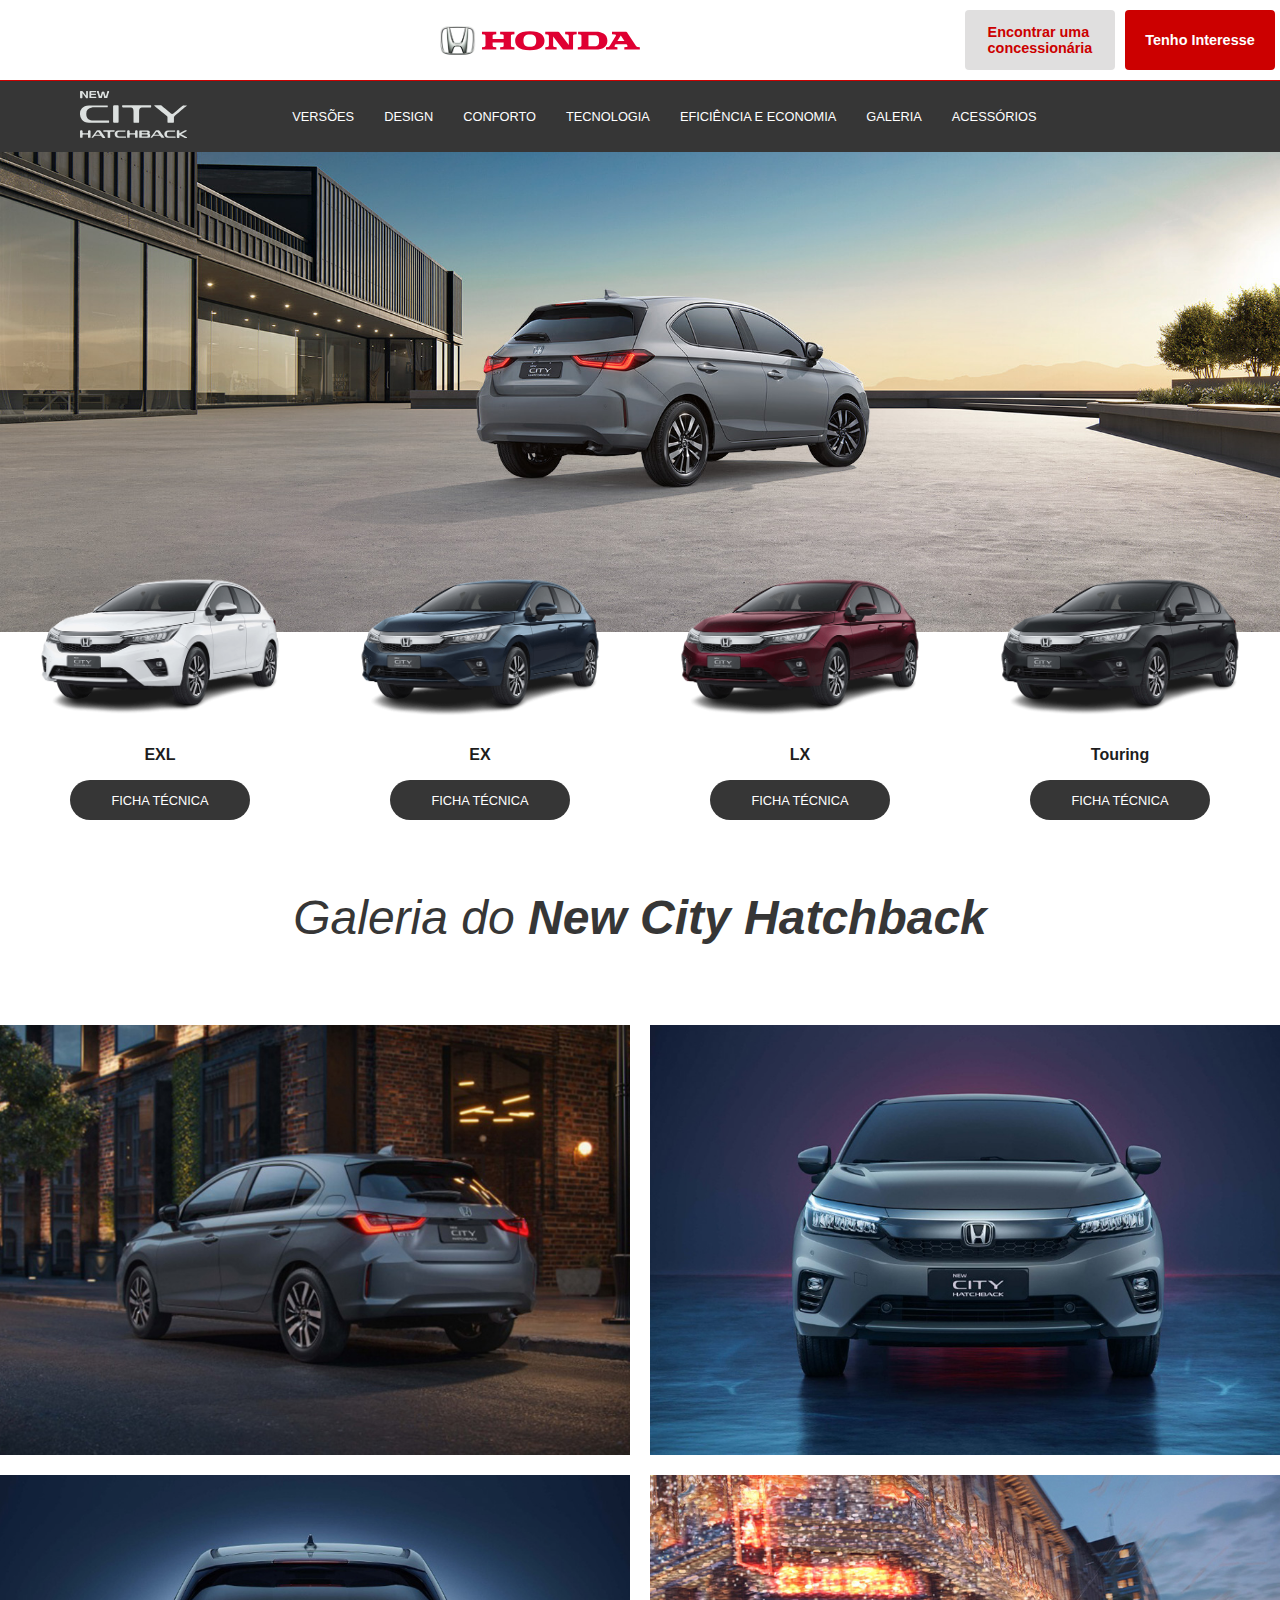
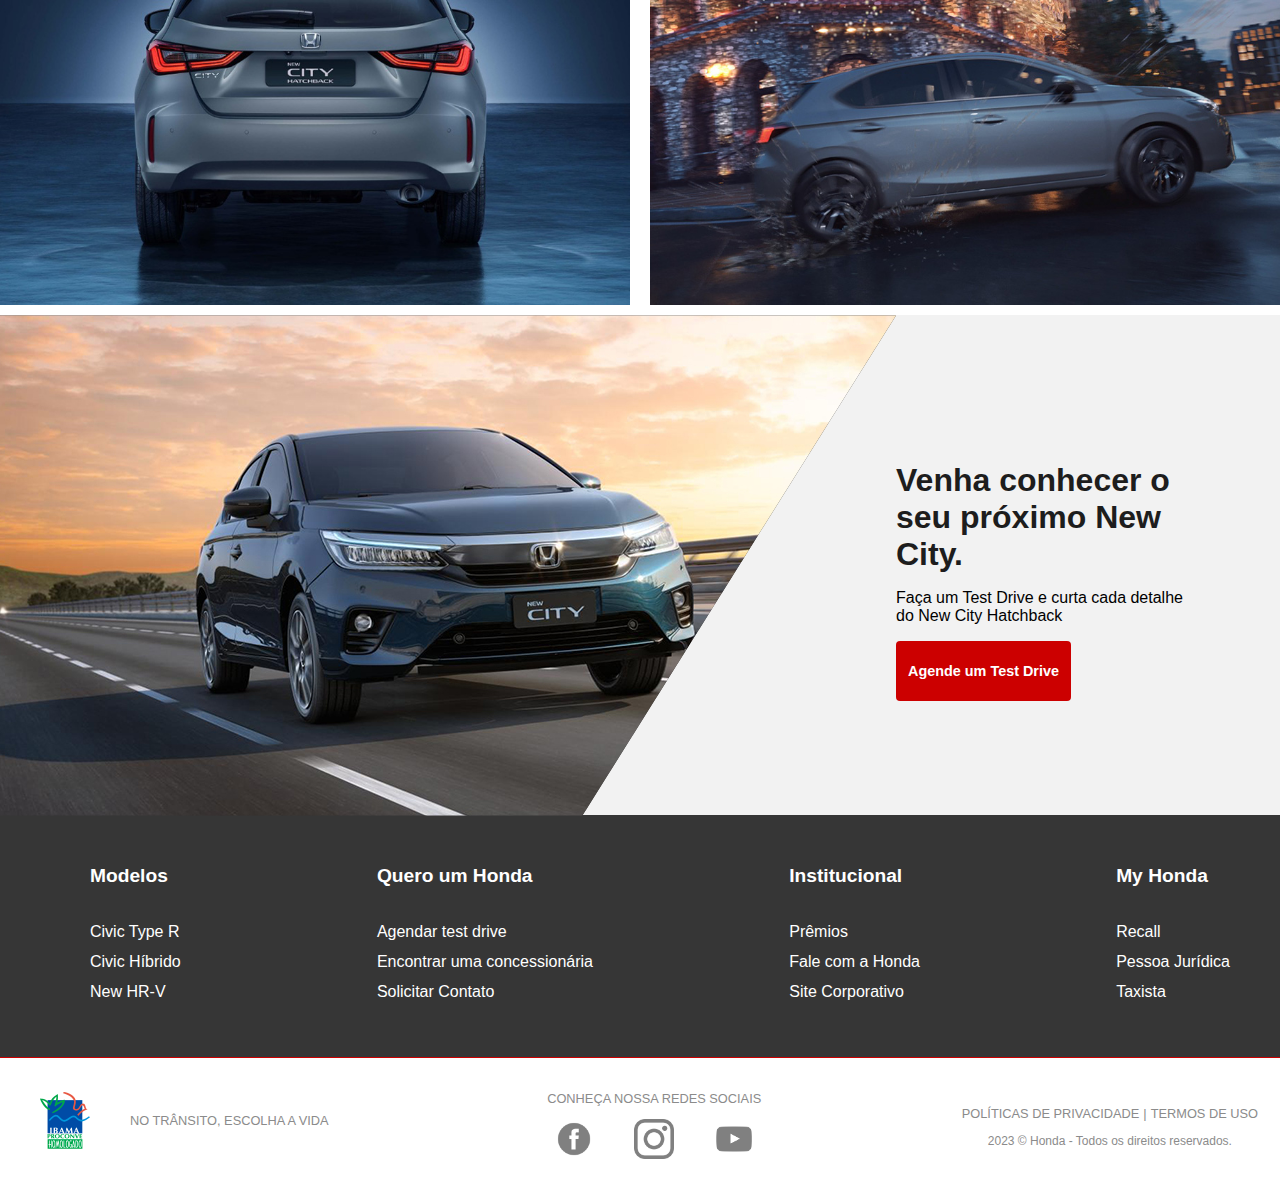
<file: index.html>
<!DOCTYPE html>
<html lang="pt-br">
<head>
    <meta charset="UTF-8">
    <meta http-equiv="X-UA-Compatible" content="IE=edge">
    <meta name="viewport" content="width=device-width, initial-scale=1.0">
    <link rel="stylesheet" href="./assets/style.css">
    <link rel="icon" type="image/png" sizes="16x16" href="./Favicon/favicon-16x16.png">
    <title>New City Hatchback</title>
</head>
<body>
    <header>
        <!--container 1 -->
        <section class="container1">
            <div class="honda-logo">
                <img src="./assets/img/logo.svg" alt="Logo Honda">
            </div>
            <div class="menu-superior">
                <a href="#" class="honda-conc">Encontrar uma <br> concessionária</a>
                <a href="#" class="honda-test">Tenho Interesse</a>
            </div>
        </section>
        <!--container 2 -->
        <section class="container2">
            <div class="logo-city">
                <img src="./assets/img/new_city_hatchback - logo.svg" alt="">
            </div>
            <div class="menu-esquerdo">
                <a href="#ancora_versao">VERSÕES</a>
                <a href="#ancora_galeria">DESIGN</a>
                <a href="#ancora_galeria">CONFORTO</a>
                <a href="#ancora_galeria">TECNOLOGIA</a>
                <a href="#ancora_galeria">EFICIÊNCIA E ECONOMIA</a>
                <a href="#ancora_galeria">GALERIA</a>
                <a href="#ancora_galeria">ACESSÓRIOS</a>
            </div>
        </section>
    </header>
    <main>
        <!--container 3 -->
        <section class="container3">
            <div class="honda-city">
                <img src="./assets/img/city-cover.jpg" alt="Honda City">
            </div>
        </section>
        <!--container 4 -->
        <section id="ancora_versao" class="container4">
            <div class="honda-descricao">
                <img src="./assets/img/Hatchback-01.png" alt="Versão EXL">
                <p class="versao">EXL</p>
                <a href="#">FICHA TÉCNICA</a>
            </div>
            <div class="honda-descricao">
                <img src="./assets/img/Hatchback-02.png" alt="Versão EX">
                <p class="versao">EX</p>
                <a href="#">FICHA TÉCNICA</a>
            </div>
            <div class="honda-descricao">
                <img src="./assets/img/Hatchback-04.png" alt="Versão PERSONAL">
                <p class="versao">LX</p>
                <a href="#">FICHA TÉCNICA</a>
            </div>
            <div class="honda-descricao">
                <img src="./assets/img/Hatchback-03.png" alt="Versão LX">
                <p class="versao">Touring</p>
                <a href="#">FICHA TÉCNICA</a>
            </div>
        </section>
        <!--container 5 -->
        <section class="container5">
            <div class="titulogaleria">
                <span id="ancora_galeria">Galeria do <b class="-titulo-bold">New City Hatchback</b></span>
            </div>
            <section class="galeria-section">
                <img src="./assets/img/city1.jpg" alt="">
                <img src="./assets/img/city2.jpg" alt="">
            </section>
            <section class="galeria-section">
                <img src="./assets/img/city3.jpg" alt="">
                <img src="./assets/img/city4.jpg" alt="">
            </section>
            <section class="test-drive-section-container">
                <section class="test-drive-section-cinza">
                    <img src="./assets/img/city5.png" alt="">
                </section>
                <div class="test-drive-section-branca">
                    <div class="textos">
                        <p class="test-drive-section-p1">Venha conhecer o seu próximo New City.</p>
                        <p class="test-drive-section-p2">Faça um Test Drive e curta cada detalhe do New City Hatchback</p>
                        <a href="#" class="test-drive">Agende um Test Drive</a>
                    </div> 
                </div>
            </section>
        </section>
        </section>
        <!--container 6 -->
        <nav class="menu-final">
            <ul>
                <li>
                    <h4>Modelos</h4>
                    <a href="#">Civic Type R</a>
                    <a href="#">Civic Híbrido</a>
                    <a href="#">New HR-V</a>
                </li>
                <li>
                    <h4>Quero um Honda</h4>
                    <a href="#">Agendar test drive</a>
                    <a href="#">Encontrar uma concessionária</a>
                    <a href="#">Solicitar Contato</a>
                </li>
                <li>
                    <h4>Institucional</h4>
                    <a href="#">Prêmios</a>
                    <a href="#">Fale com a Honda</a>
                    <a href="#">Site Corporativo</a>
                </li>
                <li>
                    <h4>My Honda</h4>
                    <a href="#">Recall</a>
                    <a href="#">Pessoa Jurídica</a>
                    <a href="#">Taxista</a>
                </li>
            </ul>
        </nav>
    </main>
    <footer>
        <div class="footer-ibama">
            <img src="./assets/img/logo-ibama.png" alt="">
            <p >NO TRÂNSITO, ESCOLHA A VIDA</p>
        </div>
        <nav class="footer-redes-sociais">
            <P>CONHEÇA NOSSA REDES SOCIAIS</P>
            <div class="redes-sociais-logo">
                <a href="https://www.facebook.com/hondaautomoveis">
                    <img src="./assets/img/facebook-logo.png" alt="link facebook">
                </a>
                <a href="https://www.instagram.com/hondaautosbr/">
                    <img src="./assets/img/instagram-logo.png" alt="link instagram">
                </a>
                <a href="https://www.youtube.com/user/hondabr">
                    <img src="./assets/img/youtube-logo.png" alt="link youtube">
                </a>
            </div>
        </nav>
        <div class="footer-direita">
            <div class="footer-direita-termo">
                <P>POLÍTICAS DE PRIVACIDADE</P>
                <p>|</p>
                <P>TERMOS DE USO</P>
            </div>
            <div class="footer-honda">
                <P>2023 © Honda - Todos os direitos reservados.</P>
            </div>
        </div>
    </footer>
</html>
</file>
<file: assets/style.css>
@charset "UTF-8";

:root {
    --cor01: rgb(54,54,54);
    --cor02: rgb(204, 0, 0);
    --cor02__hover: rgb(190, 3, 3);
    --cor03: #ffffff;
    --cor04: #F2F2F2;
    --cor05: rgb(29, 29, 29);
}

body {
	margin: 0;
	padding: 0;
	font-family: "Roboto", sans-serif;
}

/* container_1 */

.container1 {
    display: flex;
    border-bottom: 1px solid var(--cor02);
    max-width: 1380px;
}

.honda-logo {
    background-color: var(--cor03);
    display: flex;
    width: 50%;
    justify-content: flex-end;
    align-items: center;
}

.honda-logo img {
    max-width: 200px;
    max-height: 200px;
}

.menu-superior {
    background-color: var(--cor03);
    display: flex;
    width: 50%;
    justify-content: flex-end;
}

.honda-conc {
    color: var(--cor02);
    display: flex;
    background-color: rgb(224, 223, 223);
    border-radius: 4px;
    padding: 10px;
    width: 130px;
    height: 40px;
    margin: 10px 5px;
    align-items: center;
    justify-content:center;
    text-decoration: none;
    font-size: 0.9em;
    font-weight: 600;
}

.honda-conc:hover {
    background-color: rgb(201, 201, 201);
}

.honda-test {
    display: flex;
    background-color: var(--cor02);
    border-radius: 4px;
    padding: 10px;
    width: 130px;
    height: 40px;
    margin: 10px 5px;
    align-items: center;
    justify-content: center;
    color: var(--cor03);
    text-decoration: none;
    font-size: 0.9em;
    font-weight: 600;
}

.honda-test:hover {
    background-color: var(--cor02__hover);
}

/* container_2 */

.container2 {
    background-color: var(--cor01);
    display: flex;
}

.logo-city {
    padding: 10px;
    padding-left: 80px;
    filter: invert(100%); /*inverte a cor da imagem de cinza para branco*/
}

.menu-esquerdo {
    background-color: var(--cor01);
    display: flex;
    padding-left: 80px;
    align-items: center;
}

.menu-esquerdo a {
    color: var(--cor03);
    text-decoration: none;
    padding: 15px;
    font-size: 0.80em;
}

.menu-esquerdo a:hover {
    border-bottom: 1.8px solid var(--cor02);
    transition-duration: 1s;
}

/* container_3 */

.container3 {
    background-color: var(--cor03);
    height: 500px;
}

.honda-city > img {
    width: 1349px;
    height: 480px;
}

/* container_4 */

.container4 {
    display: flex;
    margin-top: -100px;
    justify-content: space-evenly;
}

.honda-descricao img {
    max-width: 300px;
    max-height: 200px;
    width: auto;
    height: auto;
}

.honda-descricao {
    padding: 0px 10px;
    display: flex;
    flex-direction: column;
    align-items: center;
}

.versao {
    font-weight: bold;
    color: var(--cor05) ;
}

.honda-descricao a {
    display: flex;
    text-decoration: none;
    background-color: var(--cor01);
    color: var(--cor03);
    border-radius: 20px;
    justify-content: center;
    align-items: center;
    width: 180px;
    height: 40px;
    font-size: 0.8em;
}

.honda-descricao a:hover {
    text-decoration: underline var(--cor02);
    transition-duration: 1s;
}

/* container_5 */

.titulogaleria {
    color: var(--cor01);
    display: flex;
    justify-content: center;
    margin: 70px;
    font-style: italic;
    font-size: 3rem;
}

.titulo-bold {
    color: var(--cor05);
    font-style: italic;
    font-weight: bold;
    font-size: 3rem;
}

.galeria-section {
    display: flex;
    height: 450px;
    justify-content: center;
}

.galeria-section img {
    margin: 10px;
}

/* test_drive */

.test-drive-section-container {
    display: flex;
    height: 500px;
    background-color: var(--cor04);
}

.test-drive-section-cinza {
    background-color: var(--cor01);
    clip-path: polygon(0% 0%,100% 0%,65% 100%, 0% 100%);
    width: 70%;
    display: flex;
    justify-content: center;
    align-items: center;
}

.test-drive-section-cinza img {
    width: fit-content;
}

.test-drive-section-branca {
    display: flex;
    align-items: center;
}

.test-drive-section-p1 {
    color: var(--cor05);
    font-weight: bold;
    font-size: 2em;
    width: 300px;
    margin-bottom: 10px;
}

.test-drive-section-p2 {
    width: 300px;
}

.test-drive {
    background-color: var(--cor02);
    border-radius: 4px;
    padding: 10px;
    width: 155px;
    height: 40px;
    color: var(--cor03);
    text-decoration: none;
    font-size: 0.9em;
    font-weight: 600;
    display: flex;
    align-items: center;
    justify-content: center;
}

.test-drive:hover {
    background-color: var(--cor02__hover);
}

/* container_6 */ 

.menu-final {
    background-color: var(--cor01);
    border-bottom: 1px solid var(--cor02); 
    padding: 50px; 
}

.menu-final h4 {
    margin-top: 0px;    
    margin-bottom: 30px;
}

.menu-final a {
    padding: 6px 0px;
}

ul {
    margin: 0px;
    display: flex;
    justify-content: space-between;
}

.menu-final li {
    color:var(--cor03);
    font-weight: bold;
    font-size: 1.2rem;
    display: inline-block;
}

.menu-final a {
    color: var(--cor03);
    font-weight: 100;
    font-size: 1rem;
    display: block;
    text-decoration: none;
}

.menu-final a:hover {
    text-decoration: underline var(--cor02);
    transition-duration: 1s;
}

/* footer */

footer {
    display: flex;
    justify-content: space-between;
    padding: 20px;
    align-items: center;
}

.footer-ibama {
    display: flex;
    align-items: center;
}

footer img {
    padding: 0px 20px;
}

footer p {
    padding: 0px 20px;
    color: rgb(139, 139, 139);
    font-size: 0.8em;
}

.redes-sociais-logo {
    display: flex;
    flex-direction: row;
    justify-content: center;
}

.redes-sociais-logo img {
    width: 40px;
    height: 40px;
    filter: invert(50%);
}

.footer-direita {
    display: flex;
    flex-direction: column;
    align-items: center;
}

.footer-direita-termo {
    display: flex;
    flex-direction: row;
}

.footer-direita-termo p {
    padding: 0px 2px;
}

.footer-honda p{
    padding: 0px;
    margin: 0px;
    font-size: 0.75em;
}
</file>
